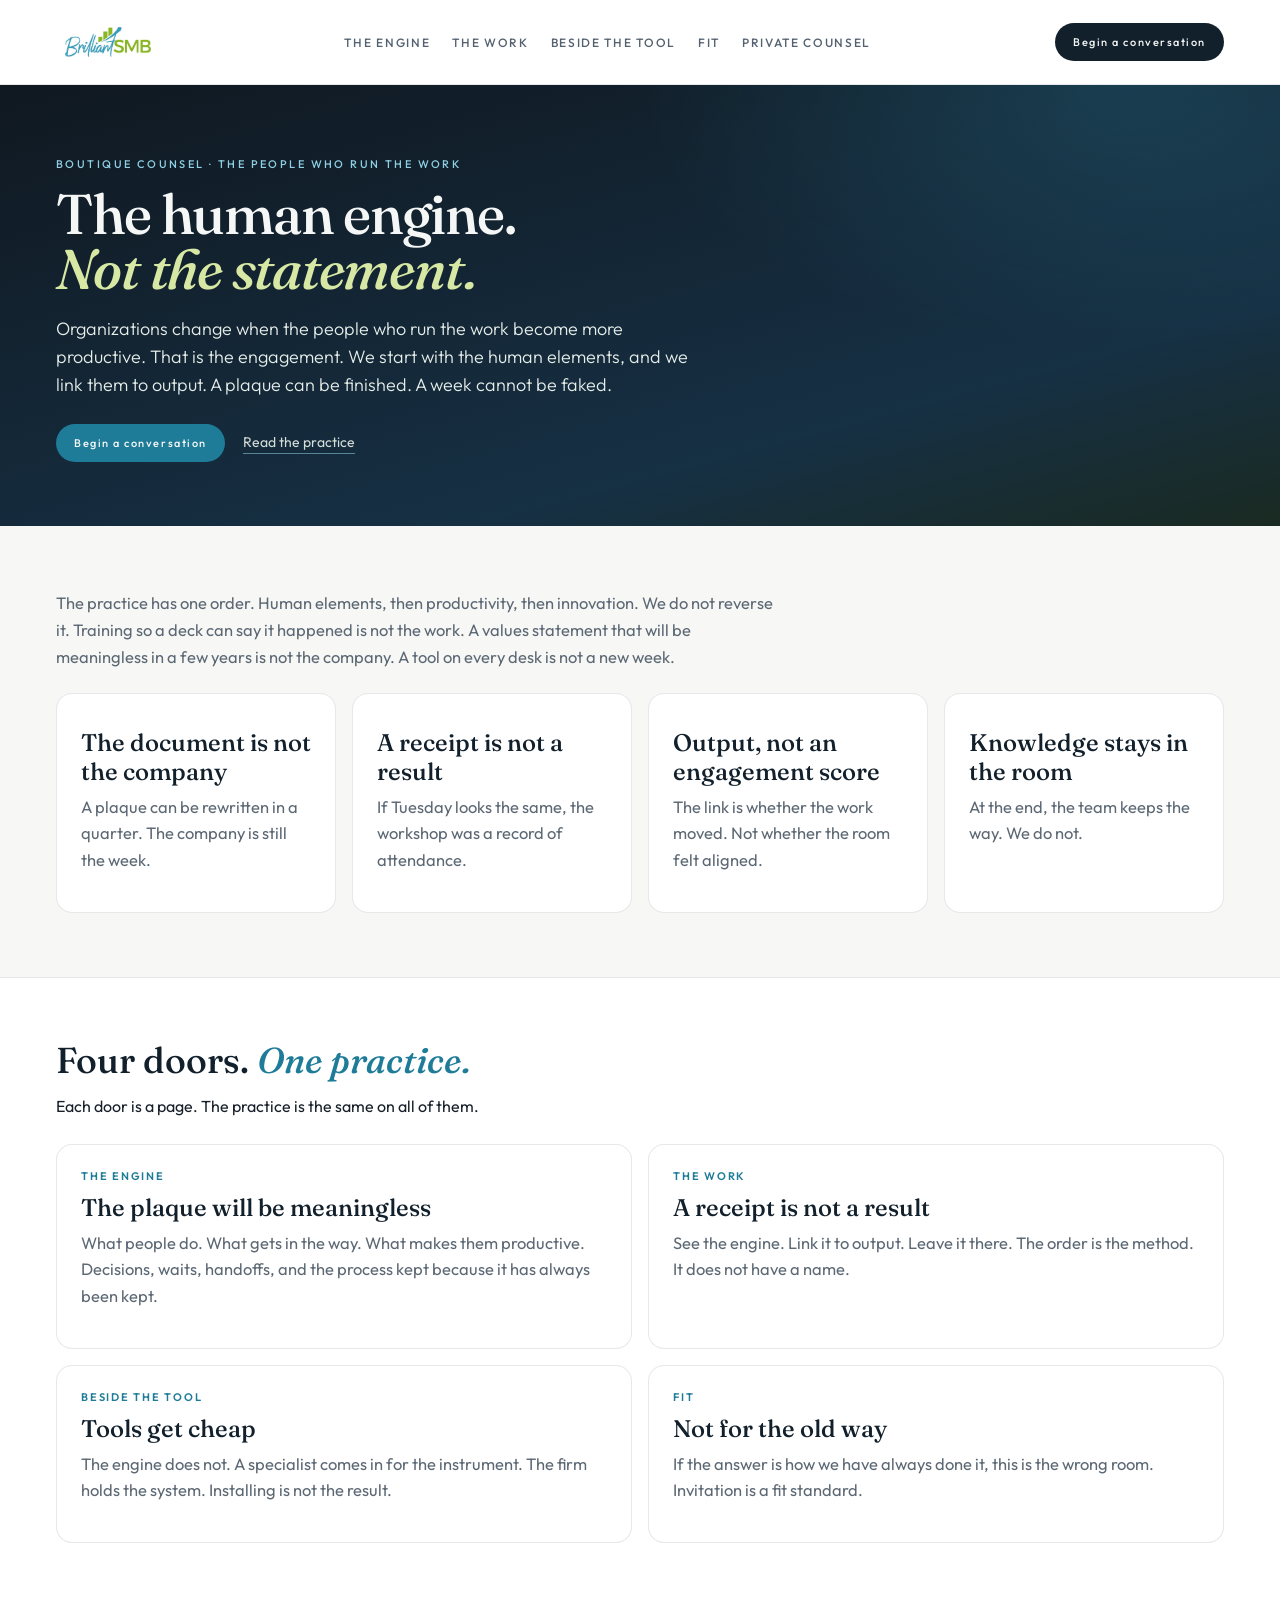
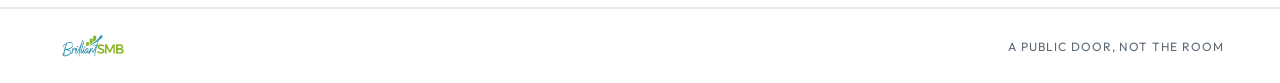
<file: index.html>
<!DOCTYPE html><html lang="en"><head><meta charset="utf-8"/><title>Brilliant SMB — The human engine</title>
<link href="https://fonts.googleapis.com/css2?family=Fraunces:ital,opsz,wght@0,9..144,500;1,9..144,500&family=Outfit:wght@300;400;500;600&display=swap" rel="stylesheet"/>
<style>
  :root { --ink:#17202a; --navy:#12202c; --cream:#f7f8f6; --teal:#3098B8; --teal-d:#1f7c99; --lime:#88B020; --muted:#5c6874; --line:rgba(18,32,44,.1); }
  * { box-sizing:border-box; }
  html, body { margin:0; background:var(--cream); color:var(--ink); }
  body { font-family:Outfit,"Avenir Next",sans-serif; }
  a { color:inherit; text-decoration:none; }
  nav { display:flex; align-items:center; justify-content:space-between; padding:18px 56px; background:#fff; border-bottom:1px solid var(--line); }
  .brand img { height:48px; display:block; }
  .links { display:flex; gap:22px; }
  .links a { color:#546170; font-size:12px; letter-spacing:.14em; font-weight:500; text-transform:uppercase; }
  .links a.on { color:var(--navy); }
  .btn { display:inline-block; background:var(--navy); color:#f4f7f5; border-radius:999px; padding:12px 18px; font-size:11px; letter-spacing:.14em; font-weight:500; border:0; }
  .btn.teal { background:var(--teal-d); }
  .hero { background:radial-gradient(780px 420px at 88% 0%, rgba(48,152,184,.22), transparent 62%), linear-gradient(165deg,#101820 0%,#163044 72%,#1a2a22 100%); color:#f4f7f5; padding:72px 56px 64px; }
  .kicker { letter-spacing:.22em; font-size:11px; color:#8fd0e4; font-weight:500; text-transform:uppercase; margin-bottom:16px; }
  h1 { font-family:Fraunces,Georgia,serif; font-weight:500; font-size:56px; line-height:.98; margin:0 0 18px; letter-spacing:-.02em; max-width:860px; }
  h1 em { font-style:italic; color:#d7e7a4; }
  .lede { max-width:640px; font-size:18px; line-height:1.55; color:#e6eeea; font-weight:300; }
  .actions { display:flex; align-items:center; gap:18px; margin-top:26px; }
  .ghost { color:#d5ddd8; font-size:14px; border-bottom:1px solid rgba(143,208,228,.55); padding-bottom:2px; }
  section { padding:64px 56px; }
  h2 { font-family:Fraunces,Georgia,serif; font-weight:500; font-size:36px; line-height:1.05; margin:0 0 14px; color:var(--navy); }
  h2 em { font-style:italic; color:var(--teal-d); }
  .prose { max-width:720px; }
  .prose p, .card p { color:var(--muted); font-size:16.5px; line-height:1.62; margin:0 0 14px; }
  .split { display:grid; grid-template-columns:.8fr 1.2fr; gap:48px; align-items:start; }
  .grid { display:grid; grid-template-columns:repeat(3,1fr); gap:16px; margin-top:28px; }
  .grid.two { grid-template-columns:1fr 1fr; }
  .grid.four { grid-template-columns:repeat(4,1fr); }
  .card { background:#fff; border:1px solid var(--line); border-radius:16px; padding:24px; }
  .card .num { color:var(--teal-d); letter-spacing:.16em; font-size:11px; font-weight:600; text-transform:uppercase; }
  .card h3 { font-family:Fraunces,Georgia,serif; font-size:24px; font-weight:500; margin:10px 0 8px; color:var(--navy); }
  .card.dark { background:var(--navy); border:none; }
  .card.dark h3, .card.dark .num { color:#d7e7a4; }
  .card.dark p { color:rgba(244,247,245,.78); }
  .band { background:#fff; border-top:1px solid var(--line); border-bottom:1px solid var(--line); }
  .soft { background:#eef6e4; }
  .soft p { color:#3e4c3a; }
  form { display:grid; gap:14px; max-width:560px; }
  label { font-size:12px; letter-spacing:.12em; text-transform:uppercase; color:#546170; }
  input, textarea { width:100%; border:1px solid var(--line); border-radius:12px; padding:14px 16px; font:inherit; font-size:15px; background:#fff; color:var(--ink); }
  textarea { min-height:140px; resize:vertical; }
  .note { font-size:13px; color:var(--muted); }
  footer { padding:20px 56px; display:flex; justify-content:space-between; align-items:center; background:#fff; border-top:1px solid var(--line); font-size:12px; letter-spacing:.08em; text-transform:uppercase; color:var(--muted); }
  footer img { height:34px; }
</style></head><body>
<nav><a class="brand" href="index.html"><img src="logo.jpg" alt="Brilliant SMB"/></a>
<div class="links"><a href="engine.html">The engine</a><a href="work.html">The work</a><a href="beside.html">Beside the tool</a><a href="fit.html">Fit</a><a href="counsel.html">Private counsel</a></div>
<a class="btn" href="counsel.html">Begin a conversation</a></nav>

<header class="hero">
  <div class="kicker">Boutique counsel · the people who run the work</div>
  <h1>The human engine.<br><em>Not the statement.</em></h1>
  <p class="lede">Organizations change when the people who run the work become more productive. That is the engagement. We start with the human elements, and we link them to output. A plaque can be finished. A week cannot be faked.</p>
  <div class="actions"><a class="btn teal" href="counsel.html">Begin a conversation</a><a class="ghost" href="engine.html">Read the practice</a></div>
</header>
<section>
  <div class="prose"><p>The practice has one order. Human elements, then productivity, then innovation. We do not reverse it. Training so a deck can say it happened is not the work. A values statement that will be meaningless in a few years is not the company. A tool on every desk is not a new week.</p></div>
  <div class="grid four" style="margin-top:22px;">
    <article class="card"><h3>The document is not the company</h3><p>A plaque can be rewritten in a quarter. The company is still the week.</p></article>
    <article class="card"><h3>A receipt is not a result</h3><p>If Tuesday looks the same, the workshop was a record of attendance.</p></article>
    <article class="card"><h3>Output, not an engagement score</h3><p>The link is whether the work moved. Not whether the room felt aligned.</p></article>
    <article class="card"><h3>Knowledge stays in the room</h3><p>At the end, the team keeps the way. We do not.</p></article>
  </div>
</section>
<section class="band">
  <h2>Four doors. <em>One practice.</em></h2>
  <p class="prose">Each door is a page. The practice is the same on all of them.</p>
  <div class="grid two">
    <a class="card" href="engine.html"><div class="num">The engine</div><h3>The plaque will be meaningless</h3><p>What people do. What gets in the way. What makes them productive. Decisions, waits, handoffs, and the process kept because it has always been kept.</p></a>
    <a class="card" href="work.html"><div class="num">The work</div><h3>A receipt is not a result</h3><p>See the engine. Link it to output. Leave it there. The order is the method. It does not have a name.</p></a>
    <a class="card" href="beside.html"><div class="num">Beside the tool</div><h3>Tools get cheap</h3><p>The engine does not. A specialist comes in for the instrument. The firm holds the system. Installing is not the result.</p></a>
    <a class="card" href="fit.html"><div class="num">Fit</div><h3>Not for the old way</h3><p>If the answer is how we have always done it, this is the wrong room. Invitation is a fit standard.</p></a>
  </div>
</section>
<footer><img src="logo.jpg" alt="Brilliant SMB"/><span>A public door, not the room</span></footer></body></html>
</file>
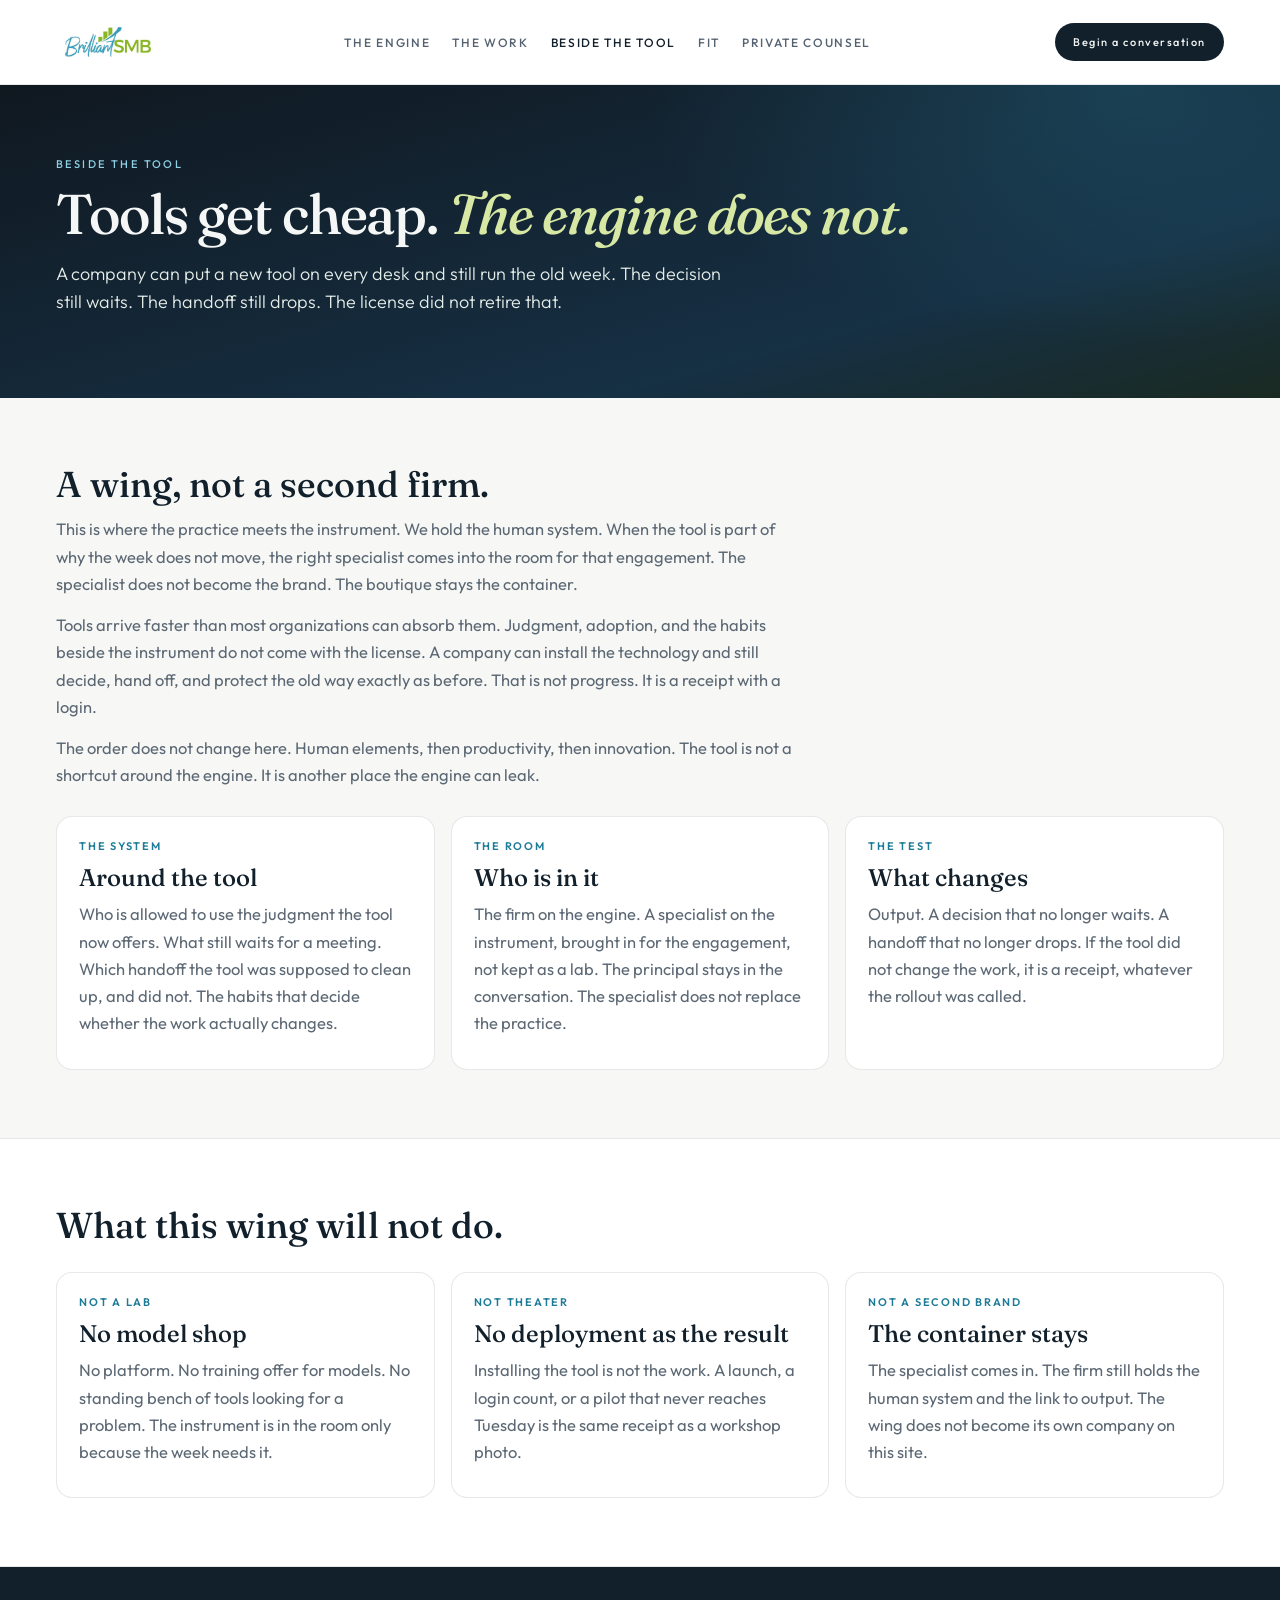
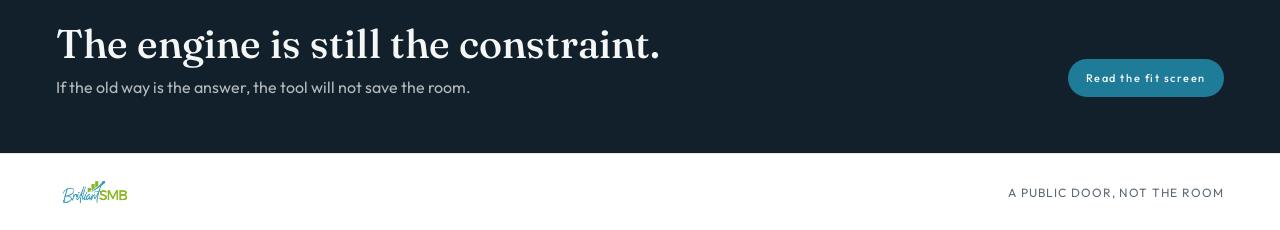
<file: beside.html>
<!DOCTYPE html>
<html lang="en">
<head>
<meta charset="utf-8"/>
<title>Beside the tool — Brilliant SMB</title>
<link rel="preconnect" href="https://fonts.googleapis.com"/>
<link href="https://fonts.googleapis.com/css2?family=Fraunces:ital,opsz,wght@0,9..144,500;1,9..144,500&family=Outfit:wght@300;400;500;600&display=swap" rel="stylesheet"/>
<style>
  :root { --ink:#17202a; --navy:#12202c; --cream:#f7f8f6; --teal:#3098B8; --teal-d:#1f7c99; --lime:#88B020; --muted:#5c6874; --line:rgba(18,32,44,.1); }
  * { box-sizing:border-box; }
  html, body { margin:0; background:var(--cream); color:var(--ink); }
  body { font-family:Outfit,"Avenir Next",sans-serif; }
  a { color:inherit; text-decoration:none; }
  nav { display:flex; align-items:center; justify-content:space-between; padding:18px 56px; background:#fff; border-bottom:1px solid var(--line); }
  .brand img { height:48px; display:block; }
  .links { display:flex; gap:22px; }
  .links a { color:#546170; font-size:12px; letter-spacing:.14em; font-weight:500; text-transform:uppercase; }
  .links a.on { color:var(--navy); }
  .btn { display:inline-block; background:var(--navy); color:#f4f7f5; border-radius:999px; padding:12px 18px; font-size:11px; letter-spacing:.14em; font-weight:500; border:0; cursor:pointer; }
  .btn.teal { background:var(--teal-d); }
  .hero { background:radial-gradient(780px 420px at 88% 0%, rgba(48,152,184,.22), transparent 62%), linear-gradient(165deg,#101820 0%,#163044 72%,#1a2a22 100%); color:#f4f7f5; padding:72px 56px 64px; }
  .kicker { letter-spacing:.22em; font-size:11px; color:#8fd0e4; font-weight:500; text-transform:uppercase; margin-bottom:16px; }
  h1 { font-family:Fraunces,Georgia,serif; font-weight:500; font-size:56px; line-height:.98; margin:0 0 18px; letter-spacing:-.02em; max-width:860px; }
  h1 em { font-style:italic; color:#d7e7a4; }
  .lede { max-width:680px; font-size:18px; line-height:1.55; color:#e6eeea; font-weight:300; }
  section { padding:68px 56px; }
  h2 { font-family:Fraunces,Georgia,serif; font-weight:500; font-size:36px; line-height:1.05; margin:0 0 12px; color:var(--navy); }
  h2 em { font-style:italic; color:var(--teal-d); }
  .prose { max-width:740px; }
  .prose p, .card p { color:var(--muted); font-size:16.5px; line-height:1.65; margin:0 0 14px; }
  .grid { display:grid; grid-template-columns:1fr 1fr 1fr; gap:16px; margin-top:28px; }
  .grid.two { grid-template-columns:1fr 1fr; }
  .card { background:#fff; border:1px solid var(--line); border-radius:16px; padding:22px 22px 18px; }
  .card .num { color:var(--teal-d); letter-spacing:.16em; font-size:11px; font-weight:600; text-transform:uppercase; }
  .card h3 { font-family:Fraunces,Georgia,serif; font-size:24px; font-weight:500; margin:10px 0 8px; color:var(--navy); }
  .band { background:#fff; border-top:1px solid var(--line); border-bottom:1px solid var(--line); }
  .soft { background:#eef5f7; }
  .close { background:var(--navy); color:#f4f7f5; padding:56px; display:flex; justify-content:space-between; align-items:end; gap:32px; }
  .close h2 { color:#f4f7f5; font-size:40px; max-width:680px; }
  .close p { color:rgba(244,247,245,.72); margin:10px 0 0; max-width:520px; font-size:16px; }
  footer { padding:20px 56px; display:flex; justify-content:space-between; align-items:center; background:#fff; border-top:1px solid var(--line); font-size:12px; letter-spacing:.08em; text-transform:uppercase; color:var(--muted); }
  footer img { height:36px; }
  form { display:grid; gap:12px; }
  label { font-size:12px; letter-spacing:.12em; text-transform:uppercase; color:var(--muted); }
  input, textarea { font:inherit; color:var(--ink); background:#fff; border:1px solid var(--line); border-radius:12px; padding:12px 14px; }
  textarea { min-height:120px; resize:vertical; }
  .note { font-size:13px; color:var(--muted); }
</style>
</head>
<body>
<nav>
  <a class="brand" href="index.html"><img src="logo.jpg" alt="Brilliant SMB"/></a>
  <div class="links">
    <a href="engine.html">The engine</a>
    <a href="work.html">The work</a>
    <a href="beside.html" class="on">Beside the tool</a>
    <a href="fit.html">Fit</a>
    <a href="counsel.html">Private counsel</a>
  </div>
  <a class="btn" href="counsel.html">Begin a conversation</a>
</nav>

<header class="hero">
  <div class="kicker">Beside the tool</div>
  <h1>Tools get cheap. <em>The engine does not.</em></h1>
  <p class="lede">A company can put a new tool on every desk and still run the old week. The decision still waits. The handoff still drops. The license did not retire that.</p>
</header>
<section>
  <h2>A wing, not a second firm.</h2>
  <div class="prose">
    <p>This is where the practice meets the instrument. We hold the human system. When the tool is part of why the week does not move, the right specialist comes into the room for that engagement. The specialist does not become the brand. The boutique stays the container.</p>
    <p>Tools arrive faster than most organizations can absorb them. Judgment, adoption, and the habits beside the instrument do not come with the license. A company can install the technology and still decide, hand off, and protect the old way exactly as before. That is not progress. It is a receipt with a login.</p>
    <p>The order does not change here. Human elements, then productivity, then innovation. The tool is not a shortcut around the engine. It is another place the engine can leak.</p>
  </div>
  <div class="grid">
    <div class="card">
      <div class="num">The system</div>
      <h3>Around the tool</h3>
      <p>Who is allowed to use the judgment the tool now offers. What still waits for a meeting. Which handoff the tool was supposed to clean up, and did not. The habits that decide whether the work actually changes.</p>
    </div>
    <div class="card">
      <div class="num">The room</div>
      <h3>Who is in it</h3>
      <p>The firm on the engine. A specialist on the instrument, brought in for the engagement, not kept as a lab. The principal stays in the conversation. The specialist does not replace the practice.</p>
    </div>
    <div class="card">
      <div class="num">The test</div>
      <h3>What changes</h3>
      <p>Output. A decision that no longer waits. A handoff that no longer drops. If the tool did not change the work, it is a receipt, whatever the rollout was called.</p>
    </div>
  </div>
</section>
<section class="band">
  <h2>What this wing will not do.</h2>
  <div class="grid">
    <div class="card">
      <div class="num">Not a lab</div>
      <h3>No model shop</h3>
      <p>No platform. No training offer for models. No standing bench of tools looking for a problem. The instrument is in the room only because the week needs it.</p>
    </div>
    <div class="card">
      <div class="num">Not theater</div>
      <h3>No deployment as the result</h3>
      <p>Installing the tool is not the work. A launch, a login count, or a pilot that never reaches Tuesday is the same receipt as a workshop photo.</p>
    </div>
    <div class="card">
      <div class="num">Not a second brand</div>
      <h3>The container stays</h3>
      <p>The specialist comes in. The firm still holds the human system and the link to output. The wing does not become its own company on this site.</p>
    </div>
  </div>
</section>
<div class="close">
  <div>
    <h2>The engine is still the constraint.</h2>
    <p>If the old way is the answer, the tool will not save the room.</p>
  </div>
  <a class="btn teal" href="fit.html">Read the fit screen</a>
</div>

<footer>
  <img src="logo.jpg" alt="Brilliant SMB"/>
  <span>A public door, not the room</span>
</footer>
</body>
</html>
</file>
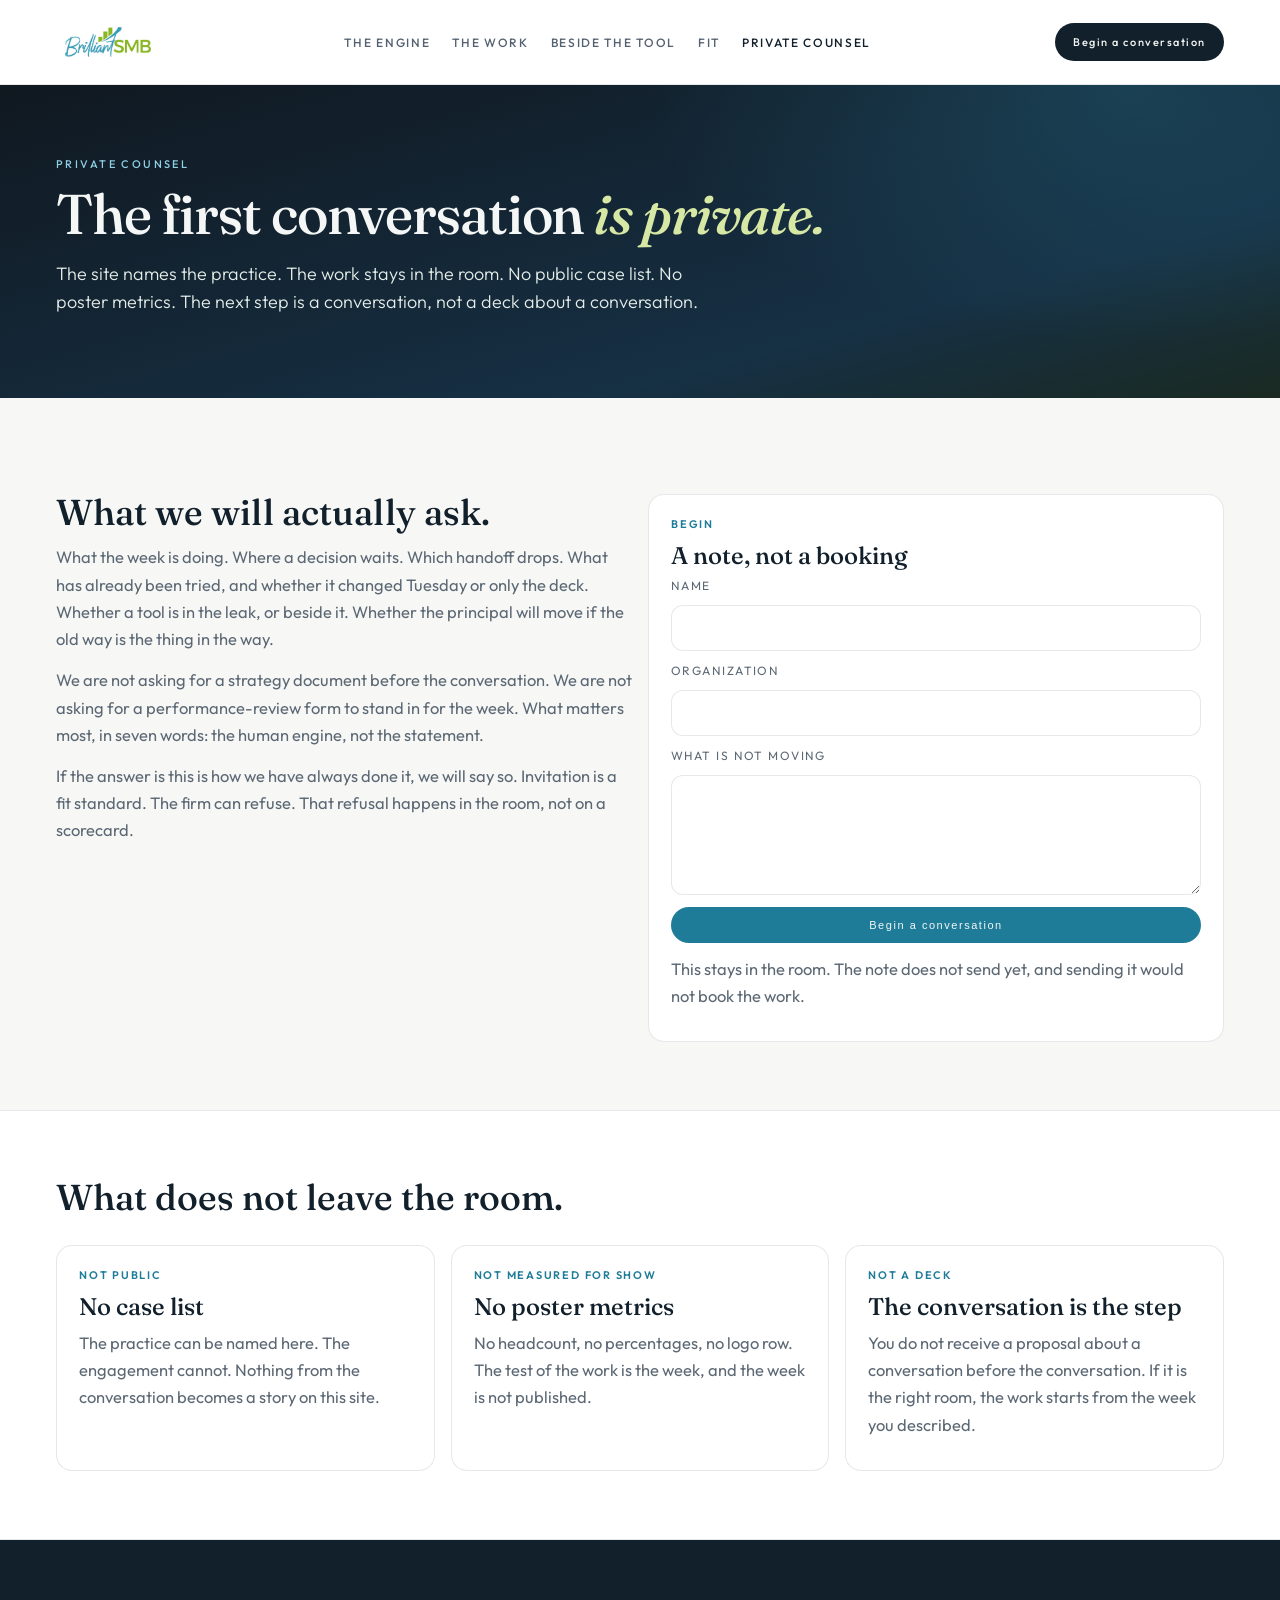
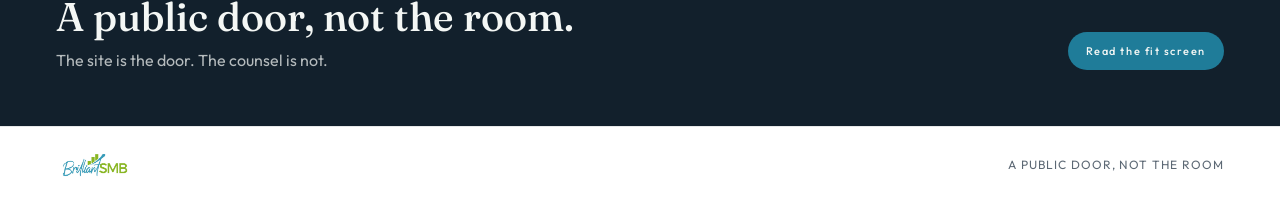
<file: counsel.html>
<!DOCTYPE html>
<html lang="en">
<head>
<meta charset="utf-8"/>
<title>Private counsel — Brilliant SMB</title>
<link rel="preconnect" href="https://fonts.googleapis.com"/>
<link href="https://fonts.googleapis.com/css2?family=Fraunces:ital,opsz,wght@0,9..144,500;1,9..144,500&family=Outfit:wght@300;400;500;600&display=swap" rel="stylesheet"/>
<style>
  :root { --ink:#17202a; --navy:#12202c; --cream:#f7f8f6; --teal:#3098B8; --teal-d:#1f7c99; --lime:#88B020; --muted:#5c6874; --line:rgba(18,32,44,.1); }
  * { box-sizing:border-box; }
  html, body { margin:0; background:var(--cream); color:var(--ink); }
  body { font-family:Outfit,"Avenir Next",sans-serif; }
  a { color:inherit; text-decoration:none; }
  nav { display:flex; align-items:center; justify-content:space-between; padding:18px 56px; background:#fff; border-bottom:1px solid var(--line); }
  .brand img { height:48px; display:block; }
  .links { display:flex; gap:22px; }
  .links a { color:#546170; font-size:12px; letter-spacing:.14em; font-weight:500; text-transform:uppercase; }
  .links a.on { color:var(--navy); }
  .btn { display:inline-block; background:var(--navy); color:#f4f7f5; border-radius:999px; padding:12px 18px; font-size:11px; letter-spacing:.14em; font-weight:500; border:0; cursor:pointer; }
  .btn.teal { background:var(--teal-d); }
  .hero { background:radial-gradient(780px 420px at 88% 0%, rgba(48,152,184,.22), transparent 62%), linear-gradient(165deg,#101820 0%,#163044 72%,#1a2a22 100%); color:#f4f7f5; padding:72px 56px 64px; }
  .kicker { letter-spacing:.22em; font-size:11px; color:#8fd0e4; font-weight:500; text-transform:uppercase; margin-bottom:16px; }
  h1 { font-family:Fraunces,Georgia,serif; font-weight:500; font-size:56px; line-height:.98; margin:0 0 18px; letter-spacing:-.02em; max-width:860px; }
  h1 em { font-style:italic; color:#d7e7a4; }
  .lede { max-width:680px; font-size:18px; line-height:1.55; color:#e6eeea; font-weight:300; }
  section { padding:68px 56px; }
  h2 { font-family:Fraunces,Georgia,serif; font-weight:500; font-size:36px; line-height:1.05; margin:0 0 12px; color:var(--navy); }
  h2 em { font-style:italic; color:var(--teal-d); }
  .prose { max-width:740px; }
  .prose p, .card p { color:var(--muted); font-size:16.5px; line-height:1.65; margin:0 0 14px; }
  .grid { display:grid; grid-template-columns:1fr 1fr 1fr; gap:16px; margin-top:28px; }
  .grid.two { grid-template-columns:1fr 1fr; }
  .card { background:#fff; border:1px solid var(--line); border-radius:16px; padding:22px 22px 18px; }
  .card .num { color:var(--teal-d); letter-spacing:.16em; font-size:11px; font-weight:600; text-transform:uppercase; }
  .card h3 { font-family:Fraunces,Georgia,serif; font-size:24px; font-weight:500; margin:10px 0 8px; color:var(--navy); }
  .band { background:#fff; border-top:1px solid var(--line); border-bottom:1px solid var(--line); }
  .soft { background:#eef5f7; }
  .close { background:var(--navy); color:#f4f7f5; padding:56px; display:flex; justify-content:space-between; align-items:end; gap:32px; }
  .close h2 { color:#f4f7f5; font-size:40px; max-width:680px; }
  .close p { color:rgba(244,247,245,.72); margin:10px 0 0; max-width:520px; font-size:16px; }
  footer { padding:20px 56px; display:flex; justify-content:space-between; align-items:center; background:#fff; border-top:1px solid var(--line); font-size:12px; letter-spacing:.08em; text-transform:uppercase; color:var(--muted); }
  footer img { height:36px; }
  form { display:grid; gap:12px; }
  label { font-size:12px; letter-spacing:.12em; text-transform:uppercase; color:var(--muted); }
  input, textarea { font:inherit; color:var(--ink); background:#fff; border:1px solid var(--line); border-radius:12px; padding:12px 14px; }
  textarea { min-height:120px; resize:vertical; }
  .note { font-size:13px; color:var(--muted); }
</style>
</head>
<body>
<nav>
  <a class="brand" href="index.html"><img src="logo.jpg" alt="Brilliant SMB"/></a>
  <div class="links">
    <a href="engine.html">The engine</a>
    <a href="work.html">The work</a>
    <a href="beside.html">Beside the tool</a>
    <a href="fit.html">Fit</a>
    <a href="counsel.html" class="on">Private counsel</a>
  </div>
  <a class="btn" href="counsel.html">Begin a conversation</a>
</nav>

<header class="hero">
  <div class="kicker">Private counsel</div>
  <h1>The first conversation <em>is private.</em></h1>
  <p class="lede">The site names the practice. The work stays in the room. No public case list. No poster metrics. The next step is a conversation, not a deck about a conversation.</p>
</header>
<section>
  <div class="grid two">
    <div>
      <h2>What we will actually ask.</h2>
      <div class="prose">
        <p>What the week is doing. Where a decision waits. Which handoff drops. What has already been tried, and whether it changed Tuesday or only the deck. Whether a tool is in the leak, or beside it. Whether the principal will move if the old way is the thing in the way.</p>
        <p>We are not asking for a strategy document before the conversation. We are not asking for a performance-review form to stand in for the week. What matters most, in seven words: the human engine, not the statement.</p>
        <p>If the answer is this is how we have always done it, we will say so. Invitation is a fit standard. The firm can refuse. That refusal happens in the room, not on a scorecard.</p>
      </div>
    </div>
    <div class="card">
      <div class="num">Begin</div>
      <h3>A note, not a booking</h3>
      <form>
        <label for="name">Name</label>
        <input id="name" name="name" type="text" autocomplete="name"/>
        <label for="org">Organization</label>
        <input id="org" name="org" type="text"/>
        <label for="note">What is not moving</label>
        <textarea id="note" name="note"></textarea>
        <button class="btn teal" type="button">Begin a conversation</button>
        <p class="note">This stays in the room. The note does not send yet, and sending it would not book the work.</p>
      </form>
    </div>
  </div>
</section>
<section class="band">
  <h2>What does not leave the room.</h2>
  <div class="grid">
    <div class="card">
      <div class="num">Not public</div>
      <h3>No case list</h3>
      <p>The practice can be named here. The engagement cannot. Nothing from the conversation becomes a story on this site.</p>
    </div>
    <div class="card">
      <div class="num">Not measured for show</div>
      <h3>No poster metrics</h3>
      <p>No headcount, no percentages, no logo row. The test of the work is the week, and the week is not published.</p>
    </div>
    <div class="card">
      <div class="num">Not a deck</div>
      <h3>The conversation is the step</h3>
      <p>You do not receive a proposal about a conversation before the conversation. If it is the right room, the work starts from the week you described.</p>
    </div>
  </div>
</section>
<div class="close">
  <div>
    <h2>A public door, not the room.</h2>
    <p>The site is the door. The counsel is not.</p>
  </div>
  <a class="btn teal" href="fit.html">Read the fit screen</a>
</div>

<footer>
  <img src="logo.jpg" alt="Brilliant SMB"/>
  <span>A public door, not the room</span>
</footer>
</body>
</html>
</file>
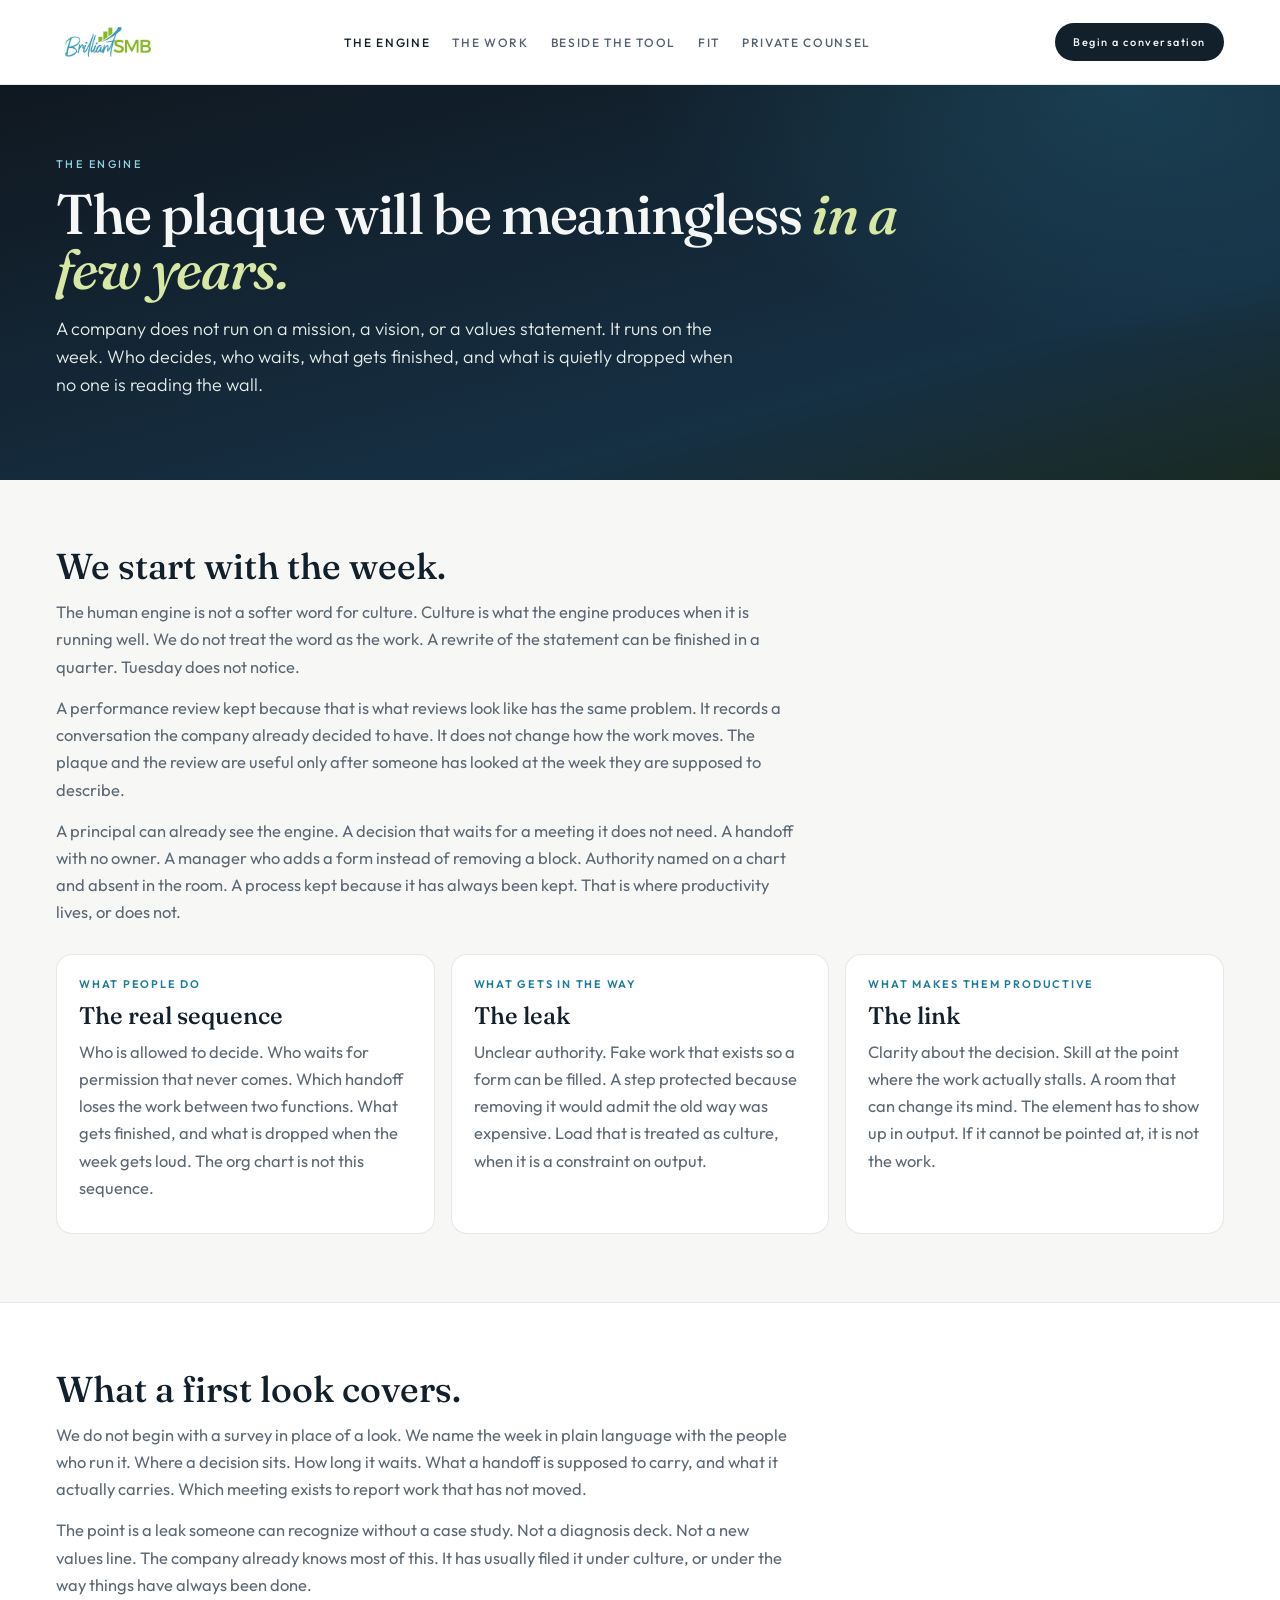
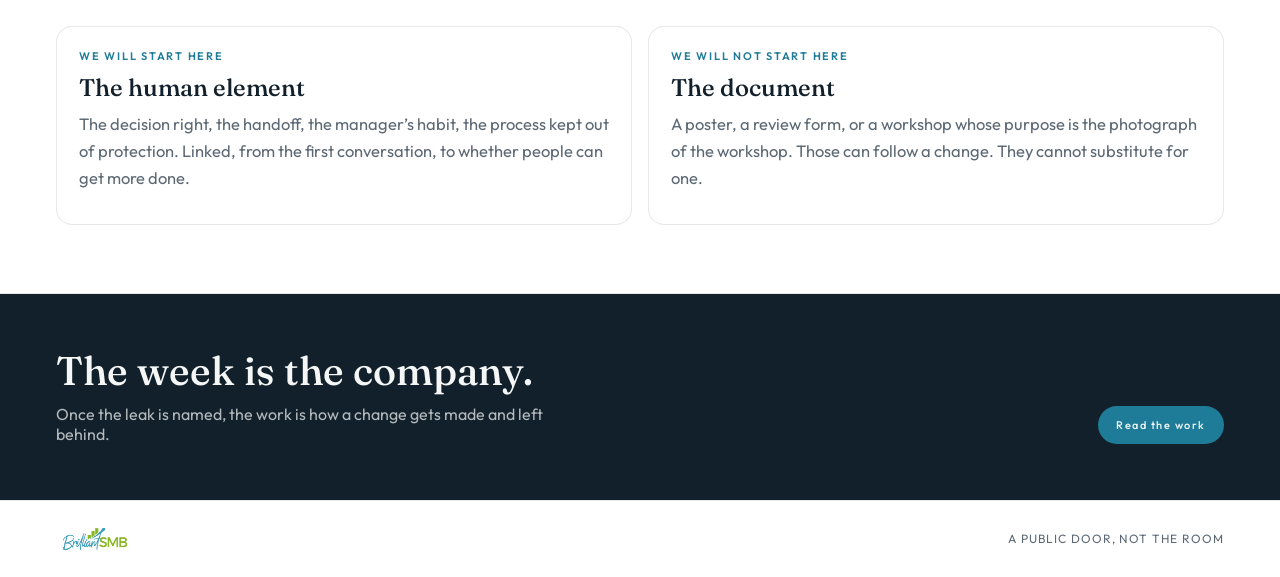
<file: engine.html>
<!DOCTYPE html>
<html lang="en">
<head>
<meta charset="utf-8"/>
<title>The engine — Brilliant SMB</title>
<link rel="preconnect" href="https://fonts.googleapis.com"/>
<link href="https://fonts.googleapis.com/css2?family=Fraunces:ital,opsz,wght@0,9..144,500;1,9..144,500&family=Outfit:wght@300;400;500;600&display=swap" rel="stylesheet"/>
<style>
  :root { --ink:#17202a; --navy:#12202c; --cream:#f7f8f6; --teal:#3098B8; --teal-d:#1f7c99; --lime:#88B020; --muted:#5c6874; --line:rgba(18,32,44,.1); }
  * { box-sizing:border-box; }
  html, body { margin:0; background:var(--cream); color:var(--ink); }
  body { font-family:Outfit,"Avenir Next",sans-serif; }
  a { color:inherit; text-decoration:none; }
  nav { display:flex; align-items:center; justify-content:space-between; padding:18px 56px; background:#fff; border-bottom:1px solid var(--line); }
  .brand img { height:48px; display:block; }
  .links { display:flex; gap:22px; }
  .links a { color:#546170; font-size:12px; letter-spacing:.14em; font-weight:500; text-transform:uppercase; }
  .links a.on { color:var(--navy); }
  .btn { display:inline-block; background:var(--navy); color:#f4f7f5; border-radius:999px; padding:12px 18px; font-size:11px; letter-spacing:.14em; font-weight:500; border:0; cursor:pointer; }
  .btn.teal { background:var(--teal-d); }
  .hero { background:radial-gradient(780px 420px at 88% 0%, rgba(48,152,184,.22), transparent 62%), linear-gradient(165deg,#101820 0%,#163044 72%,#1a2a22 100%); color:#f4f7f5; padding:72px 56px 64px; }
  .kicker { letter-spacing:.22em; font-size:11px; color:#8fd0e4; font-weight:500; text-transform:uppercase; margin-bottom:16px; }
  h1 { font-family:Fraunces,Georgia,serif; font-weight:500; font-size:56px; line-height:.98; margin:0 0 18px; letter-spacing:-.02em; max-width:860px; }
  h1 em { font-style:italic; color:#d7e7a4; }
  .lede { max-width:680px; font-size:18px; line-height:1.55; color:#e6eeea; font-weight:300; }
  section { padding:68px 56px; }
  h2 { font-family:Fraunces,Georgia,serif; font-weight:500; font-size:36px; line-height:1.05; margin:0 0 12px; color:var(--navy); }
  h2 em { font-style:italic; color:var(--teal-d); }
  .prose { max-width:740px; }
  .prose p, .card p { color:var(--muted); font-size:16.5px; line-height:1.65; margin:0 0 14px; }
  .grid { display:grid; grid-template-columns:1fr 1fr 1fr; gap:16px; margin-top:28px; }
  .grid.two { grid-template-columns:1fr 1fr; }
  .card { background:#fff; border:1px solid var(--line); border-radius:16px; padding:22px 22px 18px; }
  .card .num { color:var(--teal-d); letter-spacing:.16em; font-size:11px; font-weight:600; text-transform:uppercase; }
  .card h3 { font-family:Fraunces,Georgia,serif; font-size:24px; font-weight:500; margin:10px 0 8px; color:var(--navy); }
  .band { background:#fff; border-top:1px solid var(--line); border-bottom:1px solid var(--line); }
  .soft { background:#eef5f7; }
  .close { background:var(--navy); color:#f4f7f5; padding:56px; display:flex; justify-content:space-between; align-items:end; gap:32px; }
  .close h2 { color:#f4f7f5; font-size:40px; max-width:680px; }
  .close p { color:rgba(244,247,245,.72); margin:10px 0 0; max-width:520px; font-size:16px; }
  footer { padding:20px 56px; display:flex; justify-content:space-between; align-items:center; background:#fff; border-top:1px solid var(--line); font-size:12px; letter-spacing:.08em; text-transform:uppercase; color:var(--muted); }
  footer img { height:36px; }
  form { display:grid; gap:12px; }
  label { font-size:12px; letter-spacing:.12em; text-transform:uppercase; color:var(--muted); }
  input, textarea { font:inherit; color:var(--ink); background:#fff; border:1px solid var(--line); border-radius:12px; padding:12px 14px; }
  textarea { min-height:120px; resize:vertical; }
  .note { font-size:13px; color:var(--muted); }
</style>
</head>
<body>
<nav>
  <a class="brand" href="index.html"><img src="logo.jpg" alt="Brilliant SMB"/></a>
  <div class="links">
    <a href="engine.html" class="on">The engine</a>
    <a href="work.html">The work</a>
    <a href="beside.html">Beside the tool</a>
    <a href="fit.html">Fit</a>
    <a href="counsel.html">Private counsel</a>
  </div>
  <a class="btn" href="counsel.html">Begin a conversation</a>
</nav>

<header class="hero">
  <div class="kicker">The engine</div>
  <h1>The plaque will be meaningless <em>in a few years.</em></h1>
  <p class="lede">A company does not run on a mission, a vision, or a values statement. It runs on the week. Who decides, who waits, what gets finished, and what is quietly dropped when no one is reading the wall.</p>
</header>
<section>
  <h2>We start with the week.</h2>
  <div class="prose">
    <p>The human engine is not a softer word for culture. Culture is what the engine produces when it is running well. We do not treat the word as the work. A rewrite of the statement can be finished in a quarter. Tuesday does not notice.</p>
    <p>A performance review kept because that is what reviews look like has the same problem. It records a conversation the company already decided to have. It does not change how the work moves. The plaque and the review are useful only after someone has looked at the week they are supposed to describe.</p>
    <p>A principal can already see the engine. A decision that waits for a meeting it does not need. A handoff with no owner. A manager who adds a form instead of removing a block. Authority named on a chart and absent in the room. A process kept because it has always been kept. That is where productivity lives, or does not.</p>
  </div>
  <div class="grid">
    <div class="card">
      <div class="num">What people do</div>
      <h3>The real sequence</h3>
      <p>Who is allowed to decide. Who waits for permission that never comes. Which handoff loses the work between two functions. What gets finished, and what is dropped when the week gets loud. The org chart is not this sequence.</p>
    </div>
    <div class="card">
      <div class="num">What gets in the way</div>
      <h3>The leak</h3>
      <p>Unclear authority. Fake work that exists so a form can be filled. A step protected because removing it would admit the old way was expensive. Load that is treated as culture, when it is a constraint on output.</p>
    </div>
    <div class="card">
      <div class="num">What makes them productive</div>
      <h3>The link</h3>
      <p>Clarity about the decision. Skill at the point where the work actually stalls. A room that can change its mind. The element has to show up in output. If it cannot be pointed at, it is not the work.</p>
    </div>
  </div>
</section>
<section class="band">
  <h2>What a first look covers.</h2>
  <div class="prose">
    <p>We do not begin with a survey in place of a look. We name the week in plain language with the people who run it. Where a decision sits. How long it waits. What a handoff is supposed to carry, and what it actually carries. Which meeting exists to report work that has not moved.</p>
    <p>The point is a leak someone can recognize without a case study. Not a diagnosis deck. Not a new values line. The company already knows most of this. It has usually filed it under culture, or under the way things have always been done.</p>
  </div>
  <div class="grid two">
    <div class="card">
      <div class="num">We will start here</div>
      <h3>The human element</h3>
      <p>The decision right, the handoff, the manager’s habit, the process kept out of protection. Linked, from the first conversation, to whether people can get more done.</p>
    </div>
    <div class="card">
      <div class="num">We will not start here</div>
      <h3>The document</h3>
      <p>A poster, a review form, or a workshop whose purpose is the photograph of the workshop. Those can follow a change. They cannot substitute for one.</p>
    </div>
  </div>
</section>
<div class="close">
  <div>
    <h2>The week is the company.</h2>
    <p>Once the leak is named, the work is how a change gets made and left behind.</p>
  </div>
  <a class="btn teal" href="work.html">Read the work</a>
</div>

<footer>
  <img src="logo.jpg" alt="Brilliant SMB"/>
  <span>A public door, not the room</span>
</footer>
</body>
</html>
</file>
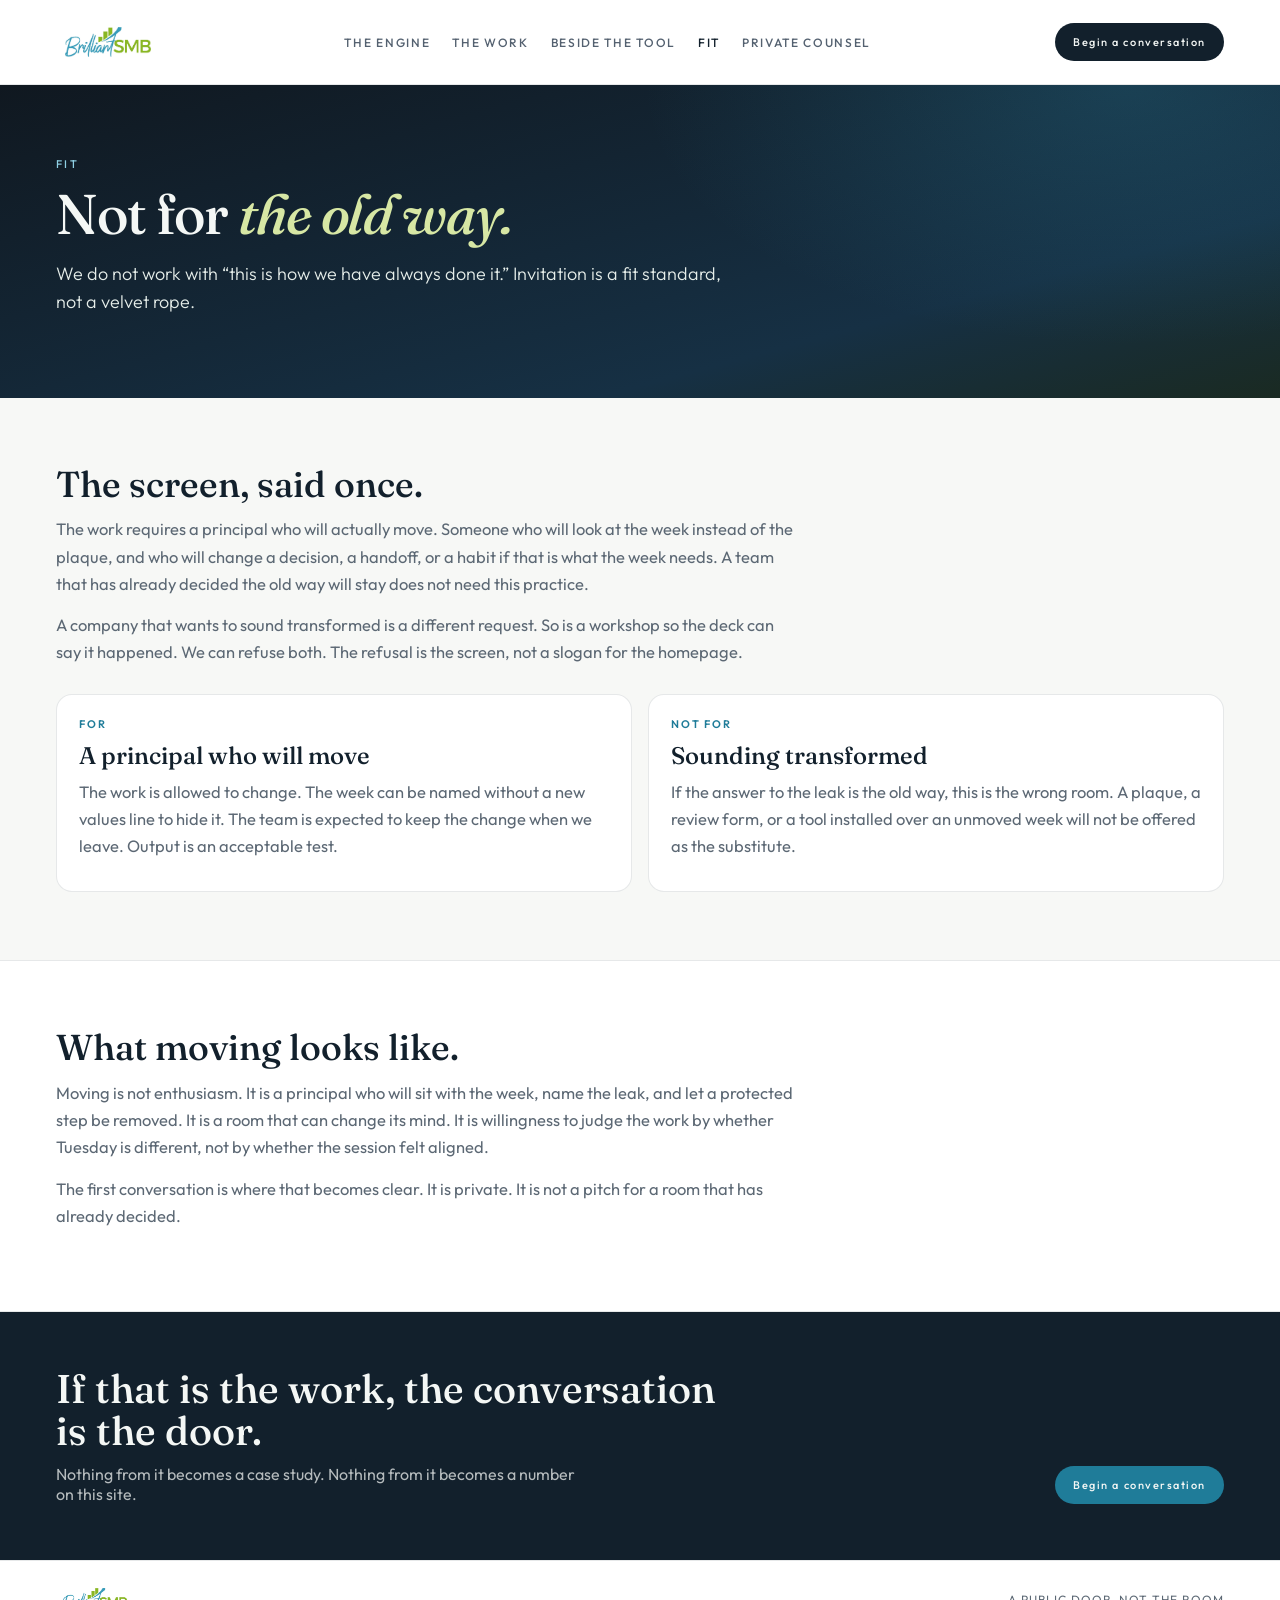
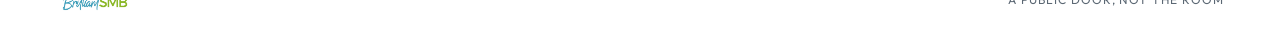
<file: fit.html>
<!DOCTYPE html>
<html lang="en">
<head>
<meta charset="utf-8"/>
<title>Fit — Brilliant SMB</title>
<link rel="preconnect" href="https://fonts.googleapis.com"/>
<link href="https://fonts.googleapis.com/css2?family=Fraunces:ital,opsz,wght@0,9..144,500;1,9..144,500&family=Outfit:wght@300;400;500;600&display=swap" rel="stylesheet"/>
<style>
  :root { --ink:#17202a; --navy:#12202c; --cream:#f7f8f6; --teal:#3098B8; --teal-d:#1f7c99; --lime:#88B020; --muted:#5c6874; --line:rgba(18,32,44,.1); }
  * { box-sizing:border-box; }
  html, body { margin:0; background:var(--cream); color:var(--ink); }
  body { font-family:Outfit,"Avenir Next",sans-serif; }
  a { color:inherit; text-decoration:none; }
  nav { display:flex; align-items:center; justify-content:space-between; padding:18px 56px; background:#fff; border-bottom:1px solid var(--line); }
  .brand img { height:48px; display:block; }
  .links { display:flex; gap:22px; }
  .links a { color:#546170; font-size:12px; letter-spacing:.14em; font-weight:500; text-transform:uppercase; }
  .links a.on { color:var(--navy); }
  .btn { display:inline-block; background:var(--navy); color:#f4f7f5; border-radius:999px; padding:12px 18px; font-size:11px; letter-spacing:.14em; font-weight:500; border:0; cursor:pointer; }
  .btn.teal { background:var(--teal-d); }
  .hero { background:radial-gradient(780px 420px at 88% 0%, rgba(48,152,184,.22), transparent 62%), linear-gradient(165deg,#101820 0%,#163044 72%,#1a2a22 100%); color:#f4f7f5; padding:72px 56px 64px; }
  .kicker { letter-spacing:.22em; font-size:11px; color:#8fd0e4; font-weight:500; text-transform:uppercase; margin-bottom:16px; }
  h1 { font-family:Fraunces,Georgia,serif; font-weight:500; font-size:56px; line-height:.98; margin:0 0 18px; letter-spacing:-.02em; max-width:860px; }
  h1 em { font-style:italic; color:#d7e7a4; }
  .lede { max-width:680px; font-size:18px; line-height:1.55; color:#e6eeea; font-weight:300; }
  section { padding:68px 56px; }
  h2 { font-family:Fraunces,Georgia,serif; font-weight:500; font-size:36px; line-height:1.05; margin:0 0 12px; color:var(--navy); }
  h2 em { font-style:italic; color:var(--teal-d); }
  .prose { max-width:740px; }
  .prose p, .card p { color:var(--muted); font-size:16.5px; line-height:1.65; margin:0 0 14px; }
  .grid { display:grid; grid-template-columns:1fr 1fr 1fr; gap:16px; margin-top:28px; }
  .grid.two { grid-template-columns:1fr 1fr; }
  .card { background:#fff; border:1px solid var(--line); border-radius:16px; padding:22px 22px 18px; }
  .card .num { color:var(--teal-d); letter-spacing:.16em; font-size:11px; font-weight:600; text-transform:uppercase; }
  .card h3 { font-family:Fraunces,Georgia,serif; font-size:24px; font-weight:500; margin:10px 0 8px; color:var(--navy); }
  .band { background:#fff; border-top:1px solid var(--line); border-bottom:1px solid var(--line); }
  .soft { background:#eef5f7; }
  .close { background:var(--navy); color:#f4f7f5; padding:56px; display:flex; justify-content:space-between; align-items:end; gap:32px; }
  .close h2 { color:#f4f7f5; font-size:40px; max-width:680px; }
  .close p { color:rgba(244,247,245,.72); margin:10px 0 0; max-width:520px; font-size:16px; }
  footer { padding:20px 56px; display:flex; justify-content:space-between; align-items:center; background:#fff; border-top:1px solid var(--line); font-size:12px; letter-spacing:.08em; text-transform:uppercase; color:var(--muted); }
  footer img { height:36px; }
  form { display:grid; gap:12px; }
  label { font-size:12px; letter-spacing:.12em; text-transform:uppercase; color:var(--muted); }
  input, textarea { font:inherit; color:var(--ink); background:#fff; border:1px solid var(--line); border-radius:12px; padding:12px 14px; }
  textarea { min-height:120px; resize:vertical; }
  .note { font-size:13px; color:var(--muted); }
</style>
</head>
<body>
<nav>
  <a class="brand" href="index.html"><img src="logo.jpg" alt="Brilliant SMB"/></a>
  <div class="links">
    <a href="engine.html">The engine</a>
    <a href="work.html">The work</a>
    <a href="beside.html">Beside the tool</a>
    <a href="fit.html" class="on">Fit</a>
    <a href="counsel.html">Private counsel</a>
  </div>
  <a class="btn" href="counsel.html">Begin a conversation</a>
</nav>

<header class="hero">
  <div class="kicker">Fit</div>
  <h1>Not for <em>the old way.</em></h1>
  <p class="lede">We do not work with “this is how we have always done it.” Invitation is a fit standard, not a velvet rope.</p>
</header>
<section>
  <h2>The screen, said once.</h2>
  <div class="prose">
    <p>The work requires a principal who will actually move. Someone who will look at the week instead of the plaque, and who will change a decision, a handoff, or a habit if that is what the week needs. A team that has already decided the old way will stay does not need this practice.</p>
    <p>A company that wants to sound transformed is a different request. So is a workshop so the deck can say it happened. We can refuse both. The refusal is the screen, not a slogan for the homepage.</p>
  </div>
  <div class="grid two">
    <div class="card">
      <div class="num">For</div>
      <h3>A principal who will move</h3>
      <p>The work is allowed to change. The week can be named without a new values line to hide it. The team is expected to keep the change when we leave. Output is an acceptable test.</p>
    </div>
    <div class="card">
      <div class="num">Not for</div>
      <h3>Sounding transformed</h3>
      <p>If the answer to the leak is the old way, this is the wrong room. A plaque, a review form, or a tool installed over an unmoved week will not be offered as the substitute.</p>
    </div>
  </div>
</section>
<section class="band">
  <h2>What moving looks like.</h2>
  <div class="prose">
    <p>Moving is not enthusiasm. It is a principal who will sit with the week, name the leak, and let a protected step be removed. It is a room that can change its mind. It is willingness to judge the work by whether Tuesday is different, not by whether the session felt aligned.</p>
    <p>The first conversation is where that becomes clear. It is private. It is not a pitch for a room that has already decided.</p>
  </div>
</section>
<div class="close">
  <div>
    <h2>If that is the work, the conversation is the door.</h2>
    <p>Nothing from it becomes a case study. Nothing from it becomes a number on this site.</p>
  </div>
  <a class="btn teal" href="counsel.html">Begin a conversation</a>
</div>

<footer>
  <img src="logo.jpg" alt="Brilliant SMB"/>
  <span>A public door, not the room</span>
</footer>
</body>
</html>
</file>
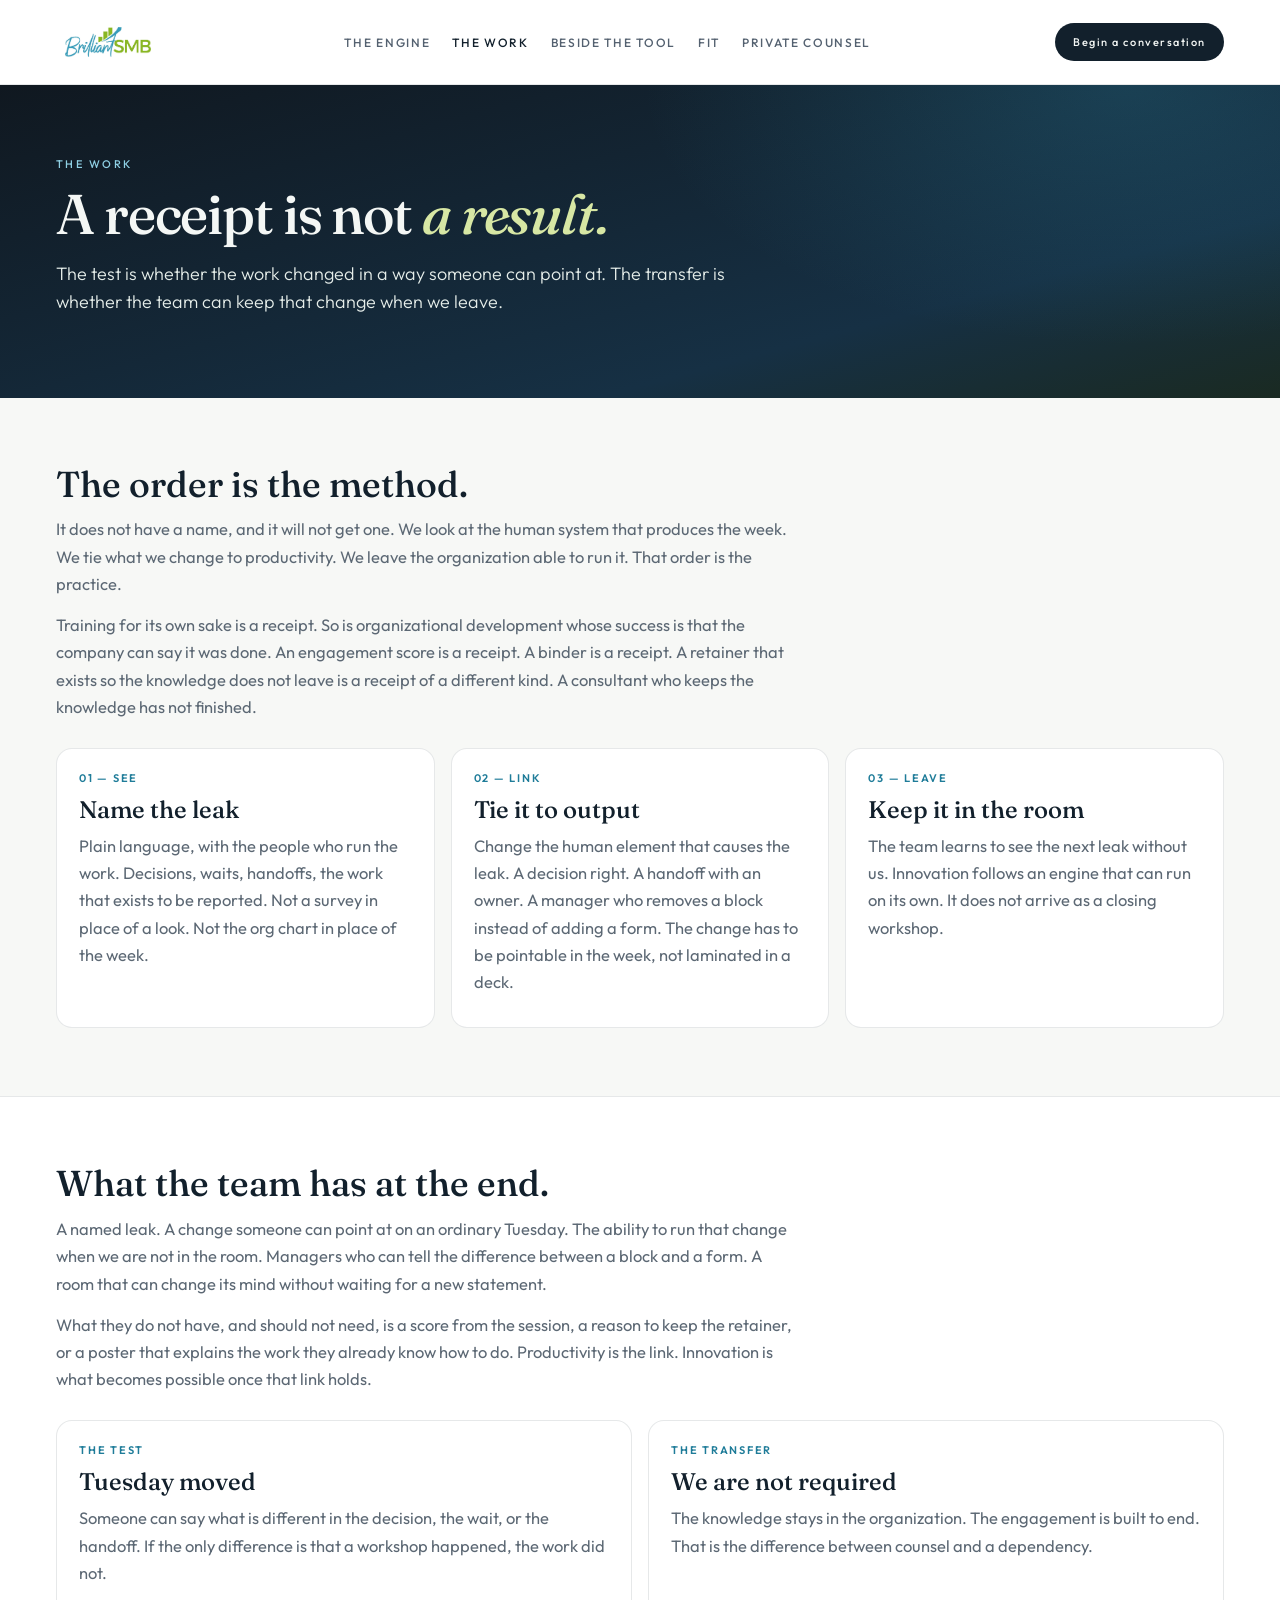
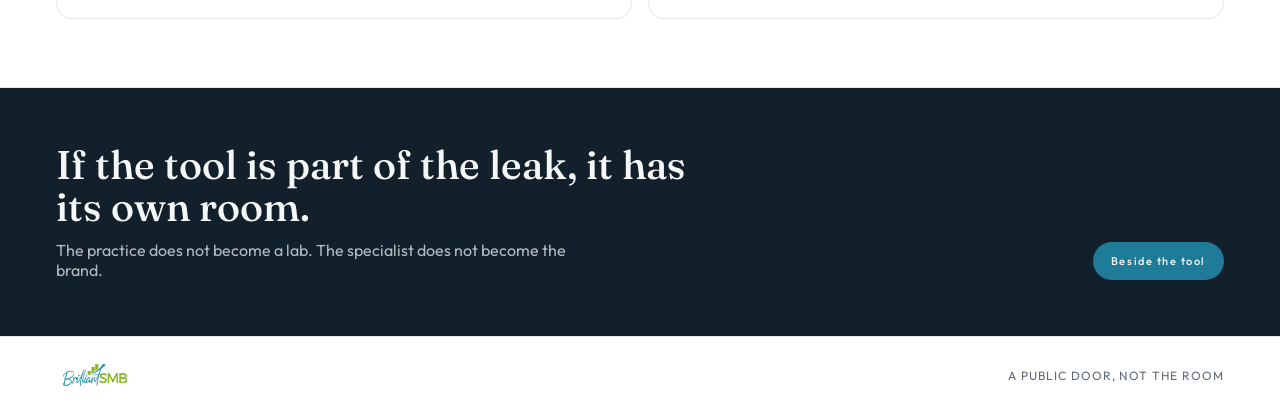
<file: work.html>
<!DOCTYPE html>
<html lang="en">
<head>
<meta charset="utf-8"/>
<title>The work — Brilliant SMB</title>
<link rel="preconnect" href="https://fonts.googleapis.com"/>
<link href="https://fonts.googleapis.com/css2?family=Fraunces:ital,opsz,wght@0,9..144,500;1,9..144,500&family=Outfit:wght@300;400;500;600&display=swap" rel="stylesheet"/>
<style>
  :root { --ink:#17202a; --navy:#12202c; --cream:#f7f8f6; --teal:#3098B8; --teal-d:#1f7c99; --lime:#88B020; --muted:#5c6874; --line:rgba(18,32,44,.1); }
  * { box-sizing:border-box; }
  html, body { margin:0; background:var(--cream); color:var(--ink); }
  body { font-family:Outfit,"Avenir Next",sans-serif; }
  a { color:inherit; text-decoration:none; }
  nav { display:flex; align-items:center; justify-content:space-between; padding:18px 56px; background:#fff; border-bottom:1px solid var(--line); }
  .brand img { height:48px; display:block; }
  .links { display:flex; gap:22px; }
  .links a { color:#546170; font-size:12px; letter-spacing:.14em; font-weight:500; text-transform:uppercase; }
  .links a.on { color:var(--navy); }
  .btn { display:inline-block; background:var(--navy); color:#f4f7f5; border-radius:999px; padding:12px 18px; font-size:11px; letter-spacing:.14em; font-weight:500; border:0; cursor:pointer; }
  .btn.teal { background:var(--teal-d); }
  .hero { background:radial-gradient(780px 420px at 88% 0%, rgba(48,152,184,.22), transparent 62%), linear-gradient(165deg,#101820 0%,#163044 72%,#1a2a22 100%); color:#f4f7f5; padding:72px 56px 64px; }
  .kicker { letter-spacing:.22em; font-size:11px; color:#8fd0e4; font-weight:500; text-transform:uppercase; margin-bottom:16px; }
  h1 { font-family:Fraunces,Georgia,serif; font-weight:500; font-size:56px; line-height:.98; margin:0 0 18px; letter-spacing:-.02em; max-width:860px; }
  h1 em { font-style:italic; color:#d7e7a4; }
  .lede { max-width:680px; font-size:18px; line-height:1.55; color:#e6eeea; font-weight:300; }
  section { padding:68px 56px; }
  h2 { font-family:Fraunces,Georgia,serif; font-weight:500; font-size:36px; line-height:1.05; margin:0 0 12px; color:var(--navy); }
  h2 em { font-style:italic; color:var(--teal-d); }
  .prose { max-width:740px; }
  .prose p, .card p { color:var(--muted); font-size:16.5px; line-height:1.65; margin:0 0 14px; }
  .grid { display:grid; grid-template-columns:1fr 1fr 1fr; gap:16px; margin-top:28px; }
  .grid.two { grid-template-columns:1fr 1fr; }
  .card { background:#fff; border:1px solid var(--line); border-radius:16px; padding:22px 22px 18px; }
  .card .num { color:var(--teal-d); letter-spacing:.16em; font-size:11px; font-weight:600; text-transform:uppercase; }
  .card h3 { font-family:Fraunces,Georgia,serif; font-size:24px; font-weight:500; margin:10px 0 8px; color:var(--navy); }
  .band { background:#fff; border-top:1px solid var(--line); border-bottom:1px solid var(--line); }
  .soft { background:#eef5f7; }
  .close { background:var(--navy); color:#f4f7f5; padding:56px; display:flex; justify-content:space-between; align-items:end; gap:32px; }
  .close h2 { color:#f4f7f5; font-size:40px; max-width:680px; }
  .close p { color:rgba(244,247,245,.72); margin:10px 0 0; max-width:520px; font-size:16px; }
  footer { padding:20px 56px; display:flex; justify-content:space-between; align-items:center; background:#fff; border-top:1px solid var(--line); font-size:12px; letter-spacing:.08em; text-transform:uppercase; color:var(--muted); }
  footer img { height:36px; }
  form { display:grid; gap:12px; }
  label { font-size:12px; letter-spacing:.12em; text-transform:uppercase; color:var(--muted); }
  input, textarea { font:inherit; color:var(--ink); background:#fff; border:1px solid var(--line); border-radius:12px; padding:12px 14px; }
  textarea { min-height:120px; resize:vertical; }
  .note { font-size:13px; color:var(--muted); }
</style>
</head>
<body>
<nav>
  <a class="brand" href="index.html"><img src="logo.jpg" alt="Brilliant SMB"/></a>
  <div class="links">
    <a href="engine.html">The engine</a>
    <a href="work.html" class="on">The work</a>
    <a href="beside.html">Beside the tool</a>
    <a href="fit.html">Fit</a>
    <a href="counsel.html">Private counsel</a>
  </div>
  <a class="btn" href="counsel.html">Begin a conversation</a>
</nav>

<header class="hero">
  <div class="kicker">The work</div>
  <h1>A receipt is not <em>a result.</em></h1>
  <p class="lede">The test is whether the work changed in a way someone can point at. The transfer is whether the team can keep that change when we leave.</p>
</header>
<section>
  <h2>The order is the method.</h2>
  <div class="prose">
    <p>It does not have a name, and it will not get one. We look at the human system that produces the week. We tie what we change to productivity. We leave the organization able to run it. That order is the practice.</p>
    <p>Training for its own sake is a receipt. So is organizational development whose success is that the company can say it was done. An engagement score is a receipt. A binder is a receipt. A retainer that exists so the knowledge does not leave is a receipt of a different kind. A consultant who keeps the knowledge has not finished.</p>
  </div>
  <div class="grid">
    <div class="card">
      <div class="num">01 — See</div>
      <h3>Name the leak</h3>
      <p>Plain language, with the people who run the work. Decisions, waits, handoffs, the work that exists to be reported. Not a survey in place of a look. Not the org chart in place of the week.</p>
    </div>
    <div class="card">
      <div class="num">02 — Link</div>
      <h3>Tie it to output</h3>
      <p>Change the human element that causes the leak. A decision right. A handoff with an owner. A manager who removes a block instead of adding a form. The change has to be pointable in the week, not laminated in a deck.</p>
    </div>
    <div class="card">
      <div class="num">03 — Leave</div>
      <h3>Keep it in the room</h3>
      <p>The team learns to see the next leak without us. Innovation follows an engine that can run on its own. It does not arrive as a closing workshop.</p>
    </div>
  </div>
</section>
<section class="band">
  <h2>What the team has at the end.</h2>
  <div class="prose">
    <p>A named leak. A change someone can point at on an ordinary Tuesday. The ability to run that change when we are not in the room. Managers who can tell the difference between a block and a form. A room that can change its mind without waiting for a new statement.</p>
    <p>What they do not have, and should not need, is a score from the session, a reason to keep the retainer, or a poster that explains the work they already know how to do. Productivity is the link. Innovation is what becomes possible once that link holds.</p>
  </div>
  <div class="grid two">
    <div class="card">
      <div class="num">The test</div>
      <h3>Tuesday moved</h3>
      <p>Someone can say what is different in the decision, the wait, or the handoff. If the only difference is that a workshop happened, the work did not.</p>
    </div>
    <div class="card">
      <div class="num">The transfer</div>
      <h3>We are not required</h3>
      <p>The knowledge stays in the organization. The engagement is built to end. That is the difference between counsel and a dependency.</p>
    </div>
  </div>
</section>
<div class="close">
  <div>
    <h2>If the tool is part of the leak, it has its own room.</h2>
    <p>The practice does not become a lab. The specialist does not become the brand.</p>
  </div>
  <a class="btn teal" href="beside.html">Beside the tool</a>
</div>

<footer>
  <img src="logo.jpg" alt="Brilliant SMB"/>
  <span>A public door, not the room</span>
</footer>
</body>
</html>
</file>
